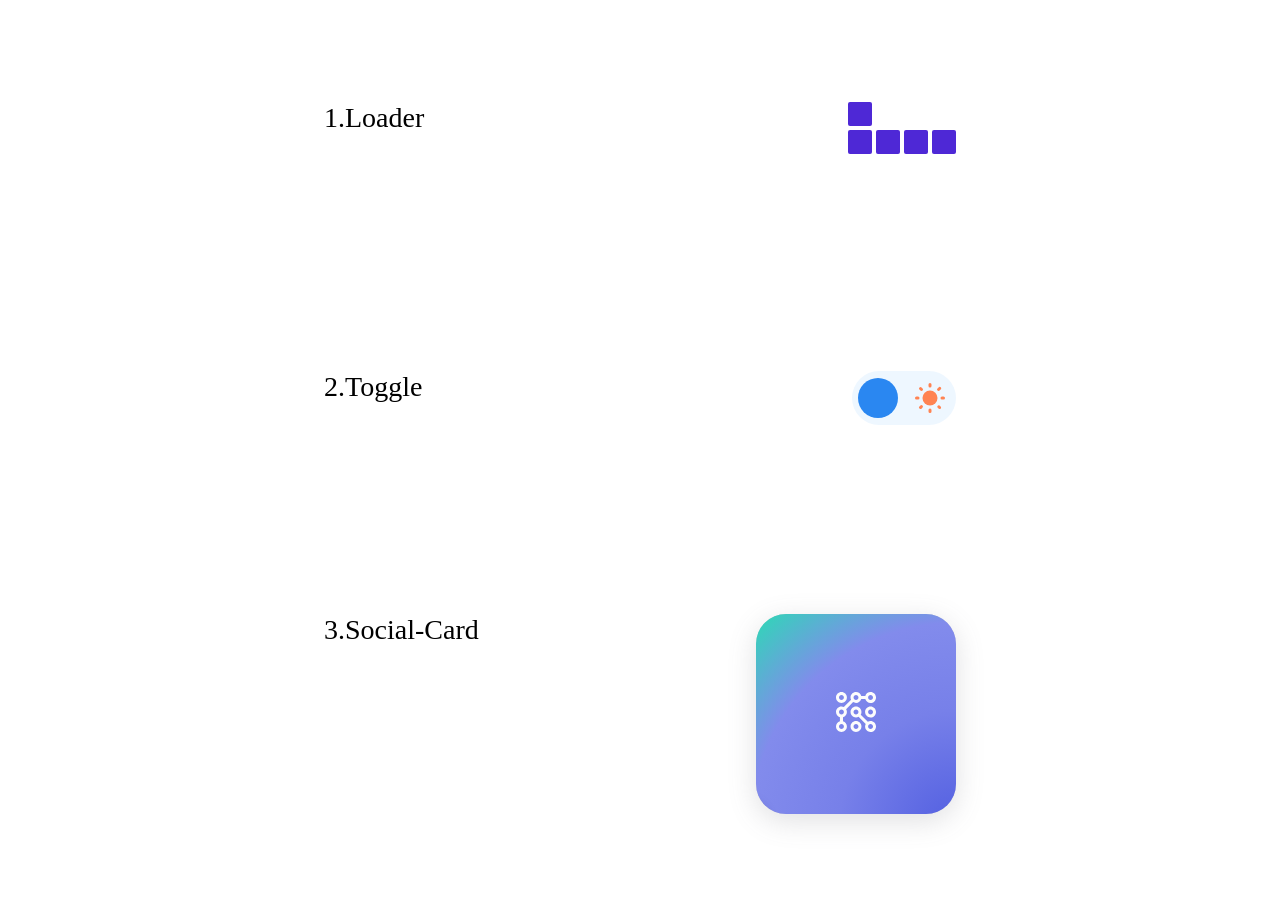
<file: index.html>
<!DOCTYPE html>
<html lang="en">

<head>
    <meta charset="UTF-8">
    <meta name="viewport" content="width=device-width, initial-scale=1.0">
    <title>Document</title>
    <link rel="stylesheet" href="style.css">
</head>

<body>
    <div class="global-container">
        <!-- 1.Loader -->
        <div class="global-label">
            <label for="loader" style="font-size: 1.75rem;">1.Loader</label>
            <div id="loader" class="loader">
                <div id="box1"></div>
                <div id="box2"></div>
                <div id="box3"></div>
                <div id="box4"></div>
                <div id="box5"></div>
            </div>
        </div>
        <!-- 2.Toggle -->
        <div class="global-label">
            <label for="toggle" style="font-size: 1.75rem;">2.Toggle</label>
            <label class="switch">
                <span class="sun"><svg xmlns="http://www.w3.org/2000/svg" viewBox="0 0 24 24">
                        <g fill="#ff8352">
                            <circle r="5" cy="12" cx="12"></circle>
                            <path
                                d="m21 13h-1a1 1 0 0 1 0-2h1a1 1 0 0 1 0 2zm-17 0h-1a1 1 0 0 1 0-2h1a1 1 0 0 1 0 2zm13.66-5.66a1 1 0 0 1 -.66-.29 1 1 0 0 1 0-1.41l.71-.71a1 1 0 1 1 1.41 1.41l-.71.71a1 1 0 0 1 -.75.29zm-12.02 12.02a1 1 0 0 1 -.71-.29 1 1 0 0 1 0-1.41l.71-.66a1 1 0 0 1 1.41 1.41l-.71.71a1 1 0 0 1 -.7.24zm6.36-14.36a1 1 0 0 1 -1-1v-1a1 1 0 0 1 2 0v1a1 1 0 0 1 -1 1zm0 17a1 1 0 0 1 -1-1v-1a1 1 0 0 1 2 0v1a1 1 0 0 1 -1 1zm-5.66-14.66a1 1 0 0 1 -.7-.29l-.71-.71a1 1 0 0 1 1.41-1.41l.71.71a1 1 0 0 1 0 1.41 1 1 0 0 1 -.71.29zm12.02 12.02a1 1 0 0 1 -.7-.29l-.66-.71a1 1 0 0 1 1.36-1.36l.71.71a1 1 0 0 1 0 1.41 1 1 0 0 1 -.71.24z">
                            </path>
                        </g>
                    </svg></span>
                <span class="moon"><svg xmlns="http://www.w3.org/2000/svg" viewBox="0 0 384 512">
                        <path
                            d="m223.5 32c-123.5 0-223.5 100.3-223.5 224s100 224 223.5 224c60.6 0 115.5-24.2 155.8-63.4 5-4.9 6.3-12.5 3.1-18.7s-10.1-9.7-17-8.5c-9.8 1.7-19.8 2.6-30.1 2.6-96.9 0-175.5-78.8-175.5-176 0-65.8 36-123.1 89.3-153.3 6.1-3.5 9.2-10.5 7.7-17.3s-7.3-11.9-14.3-12.5c-6.3-.5-12.6-.8-19-.8z">
                        </path>
                    </svg></span>
                <input type="checkbox" class="input">
                <span class="slider"></span>
            </label>
        </div>
        <!-- 3.Social-Card -->
        <div class="global-label">
            <label for="social-card" style="font-size: 1.75rem;">3.Social-Card</label>
            <div class="card">
                <div class="background">
                </div>
                <div class="logo">
                    <svg width="40" height="40" viewBox="0 0 30 30" fill="none" xmlns="http://www.w3.org/2000/svg">
                        <path fill-rule="evenodd" clip-rule="evenodd"
                            d="M8.18887 25.9056C8.18887 24.0418 6.94359 22.4689 5.23967 21.9734V18.9312C6.94359 18.4357 8.18887 16.8628 8.18887 14.999C8.18887 14.2143 7.96812 13.4812 7.58532 12.8583L12.8589 7.58466C13.4821 7.96793 14.2157 8.18898 15.001 8.18898C16.8648 8.18898 18.4377 6.94365 18.9331 5.23967H21.9753C22.4707 6.94365 24.0437 8.18898 25.9075 8.18898C28.1688 8.18898 30.0019 6.35584 30.0019 4.09455C30.0019 1.83325 28.1688 0.000106812 25.9075 0.000106812C24.0435 0.000106812 22.4704 1.24567 21.9752 2.94989H18.9332C18.438 1.24567 16.8649 0.000106812 15.001 0.000106812C12.7397 0.000106812 10.9065 1.83325 10.9065 4.09455C10.9065 4.7373 11.0546 5.34547 11.3186 5.88677L5.88802 11.3173C5.34638 11.053 4.73773 10.9046 4.09444 10.9046C1.83314 10.9046 0 12.7377 0 14.999C0 16.8631 1.24562 18.4362 2.94989 18.9314V21.9732C1.24562 22.4684 0 24.0415 0 25.9056C0 28.1669 1.83314 30 4.09444 30C6.35573 30 8.18887 28.1669 8.18887 25.9056ZM2.25194 25.9056C2.25194 24.888 3.07685 24.0631 4.09444 24.0631C5.11202 24.0631 5.93693 24.888 5.93693 25.9056C5.93693 26.9231 5.11202 27.7481 4.09444 27.7481C3.07685 27.7481 2.25194 26.9231 2.25194 25.9056ZM19.0954 25.9056C19.0954 23.6443 17.2623 21.8111 15.001 21.8111C12.7397 21.8111 10.9065 23.6443 10.9065 25.9056C10.9065 28.1669 12.7397 30 15.001 30C17.2623 30 19.0954 28.1669 19.0954 25.9056ZM13.1585 25.9056C13.1585 24.888 13.9834 24.0631 15.001 24.0631C16.0185 24.0631 16.8435 24.888 16.8435 25.9056C16.8435 26.9231 16.0185 27.7481 15.001 27.7481C13.9834 27.7481 13.1585 26.9231 13.1585 25.9056ZM25.9075 21.8111C28.1688 21.8111 30.0019 23.6443 30.0019 25.9056C30.0019 28.1669 28.1688 30 25.9075 30C23.6462 30 21.813 28.1669 21.813 25.9056C21.813 25.2159 21.9835 24.5661 22.2847 23.996L16.9105 18.6219C16.3404 18.923 15.6906 19.0935 15.001 19.0935C12.7397 19.0935 10.9065 17.2603 10.9065 14.999C10.9065 12.7377 12.7397 10.9046 15.001 10.9046C17.2623 10.9046 19.0954 12.7377 19.0954 14.999C19.0954 15.7381 18.8996 16.4315 18.557 17.0301L23.8765 22.3496C24.475 22.007 25.1684 21.8111 25.9075 21.8111ZM25.9075 24.0631C24.8899 24.0631 24.065 24.888 24.065 25.9056C24.065 26.9231 24.8899 27.7481 25.9075 27.7481C26.9251 27.7481 27.75 26.9231 27.75 25.9056C27.75 24.888 26.9251 24.0631 25.9075 24.0631ZM2.25194 14.999C2.25194 13.9815 3.07685 13.1565 4.09444 13.1565C5.11202 13.1565 5.93693 13.9815 5.93693 14.999C5.93693 16.0166 5.11202 16.8415 4.09444 16.8415C3.07685 16.8415 2.25194 16.0166 2.25194 14.999ZM15.001 13.1565C13.9834 13.1565 13.1585 13.9815 13.1585 14.999C13.1585 16.0166 13.9834 16.8415 15.001 16.8415C16.0185 16.8415 16.8435 16.0166 16.8435 14.999C16.8435 13.9815 16.0185 13.1565 15.001 13.1565ZM30.0019 14.999C30.0019 12.7377 28.1688 10.9046 25.9075 10.9046C23.6462 10.9046 21.813 12.7377 21.813 14.999C21.813 17.2603 23.6462 19.0935 25.9075 19.0935C28.1688 19.0935 30.0019 17.2603 30.0019 14.999ZM24.065 14.999C24.065 13.9815 24.8899 13.1565 25.9075 13.1565C26.9251 13.1565 27.75 13.9815 27.75 14.999C27.75 16.0166 26.9251 16.8415 25.9075 16.8415C24.8899 16.8415 24.065 16.0166 24.065 14.999ZM4.09444 0.000106812C6.35573 0.000106812 8.18887 1.83325 8.18887 4.09455C8.18887 6.35584 6.35573 8.18898 4.09444 8.18898C1.83314 8.18898 0 6.35584 0 4.09455C0 1.83325 1.83314 0.000106812 4.09444 0.000106812ZM4.09444 2.25205C3.07685 2.25205 2.25194 3.07696 2.25194 4.09455C2.25194 5.11213 3.07685 5.93704 4.09444 5.93704C5.11202 5.93704 5.93693 5.11213 5.93693 4.09455C5.93693 3.07696 5.11202 2.25205 4.09444 2.25205ZM13.1585 4.09455C13.1585 3.07696 13.9834 2.25205 15.001 2.25205C16.0185 2.25205 16.8435 3.07696 16.8435 4.09455C16.8435 5.11213 16.0185 5.93704 15.001 5.93704C13.9834 5.93704 13.1585 5.11213 13.1585 4.09455ZM25.9075 2.25205C24.8899 2.25205 24.065 3.07696 24.065 4.09455C24.065 5.11213 24.8899 5.93704 25.9075 5.93704C26.9251 5.93704 27.75 5.11213 27.75 4.09455C27.75 3.07696 26.9251 2.25205 25.9075 2.25205Z"
                            fill="#FCFCFC" />
                    </svg>
                </div>
                <div class="box box1"><span class="icon"><svg viewBox="0 0 30 30" xmlns="http://www.w3.org/2000/svg"
                            class="svg">
                            <path
                                d="M 9.9980469 3 C 6.1390469 3 3 6.1419531 3 10.001953 L 3 20.001953 C 3 23.860953 6.1419531 27 10.001953 27 L 20.001953 27 C 23.860953 27 27 23.858047 27 19.998047 L 27 9.9980469 C 27 6.1390469 23.858047 3 19.998047 3 L 9.9980469 3 z M 22 7 C 22.552 7 23 7.448 23 8 C 23 8.552 22.552 9 22 9 C 21.448 9 21 8.552 21 8 C 21 7.448 21.448 7 22 7 z M 15 9 C 18.309 9 21 11.691 21 15 C 21 18.309 18.309 21 15 21 C 11.691 21 9 18.309 9 15 C 9 11.691 11.691 9 15 9 z M 15 11 A 4 4 0 0 0 11 15 A 4 4 0 0 0 15 19 A 4 4 0 0 0 19 15 A 4 4 0 0 0 15 11 z">
                            </path>
                        </svg></span></div>
                <div class="box box2"> <span class="icon"><svg viewBox="0 0 512 512" xmlns="http://www.w3.org/2000/svg"
                            class="svg">
                            <path
                                d="M459.37 151.716c.325 4.548.325 9.097.325 13.645 0 138.72-105.583 298.558-298.558 298.558-59.452 0-114.68-17.219-161.137-47.106 8.447.974 16.568 1.299 25.34 1.299 49.055 0 94.213-16.568 130.274-44.832-46.132-.975-84.792-31.188-98.112-72.772 6.498.974 12.995 1.624 19.818 1.624 9.421 0 18.843-1.3 27.614-3.573-48.081-9.747-84.143-51.98-84.143-102.985v-1.299c13.969 7.797 30.214 12.67 47.431 13.319-28.264-18.843-46.781-51.005-46.781-87.391 0-19.492 5.197-37.36 14.294-52.954 51.655 63.675 129.3 105.258 216.365 109.807-1.624-7.797-2.599-15.918-2.599-24.04 0-57.828 46.782-104.934 104.934-104.934 30.213 0 57.502 12.67 76.67 33.137 23.715-4.548 46.456-13.32 66.599-25.34-7.798 24.366-24.366 44.833-46.132 57.827 21.117-2.273 41.584-8.122 60.426-16.243-14.292 20.791-32.161 39.308-52.628 54.253z">
                            </path>
                        </svg></span></div>
                <div class="box box3"><span class="icon"><svg viewBox="0 0 640 512" xmlns="http://www.w3.org/2000/svg"
                            class="svg">
                            <path
                                d="M524.531,69.836a1.5,1.5,0,0,0-.764-.7A485.065,485.065,0,0,0,404.081,32.03a1.816,1.816,0,0,0-1.923.91,337.461,337.461,0,0,0-14.9,30.6,447.848,447.848,0,0,0-134.426,0,309.541,309.541,0,0,0-15.135-30.6,1.89,1.89,0,0,0-1.924-.91A483.689,483.689,0,0,0,116.085,69.137a1.712,1.712,0,0,0-.788.676C39.068,183.651,18.186,294.69,28.43,404.354a2.016,2.016,0,0,0,.765,1.375A487.666,487.666,0,0,0,176.02,479.918a1.9,1.9,0,0,0,2.063-.676A348.2,348.2,0,0,0,208.12,430.4a1.86,1.86,0,0,0-1.019-2.588,321.173,321.173,0,0,1-45.868-21.853,1.885,1.885,0,0,1-.185-3.126c3.082-2.309,6.166-4.711,9.109-7.137a1.819,1.819,0,0,1,1.9-.256c96.229,43.917,200.41,43.917,295.5,0a1.812,1.812,0,0,1,1.924.233c2.944,2.426,6.027,4.851,9.132,7.16a1.884,1.884,0,0,1-.162,3.126,301.407,301.407,0,0,1-45.89,21.83,1.875,1.875,0,0,0-1,2.611,391.055,391.055,0,0,0,30.014,48.815,1.864,1.864,0,0,0,2.063.7A486.048,486.048,0,0,0,610.7,405.729a1.882,1.882,0,0,0,.765-1.352C623.729,277.594,590.933,167.465,524.531,69.836ZM222.491,337.58c-28.972,0-52.844-26.587-52.844-59.239S193.056,219.1,222.491,219.1c29.665,0,53.306,26.82,52.843,59.239C275.334,310.993,251.924,337.58,222.491,337.58Zm195.38,0c-28.971,0-52.843-26.587-52.843-59.239S388.437,219.1,417.871,219.1c29.667,0,53.307,26.82,52.844,59.239C470.715,310.993,447.538,337.58,417.871,337.58Z">
                            </path>
                        </svg></span></div>
                <div class="box box4"></div>
            </div>
        </div>
    </div>

</body>

</html>
</file>
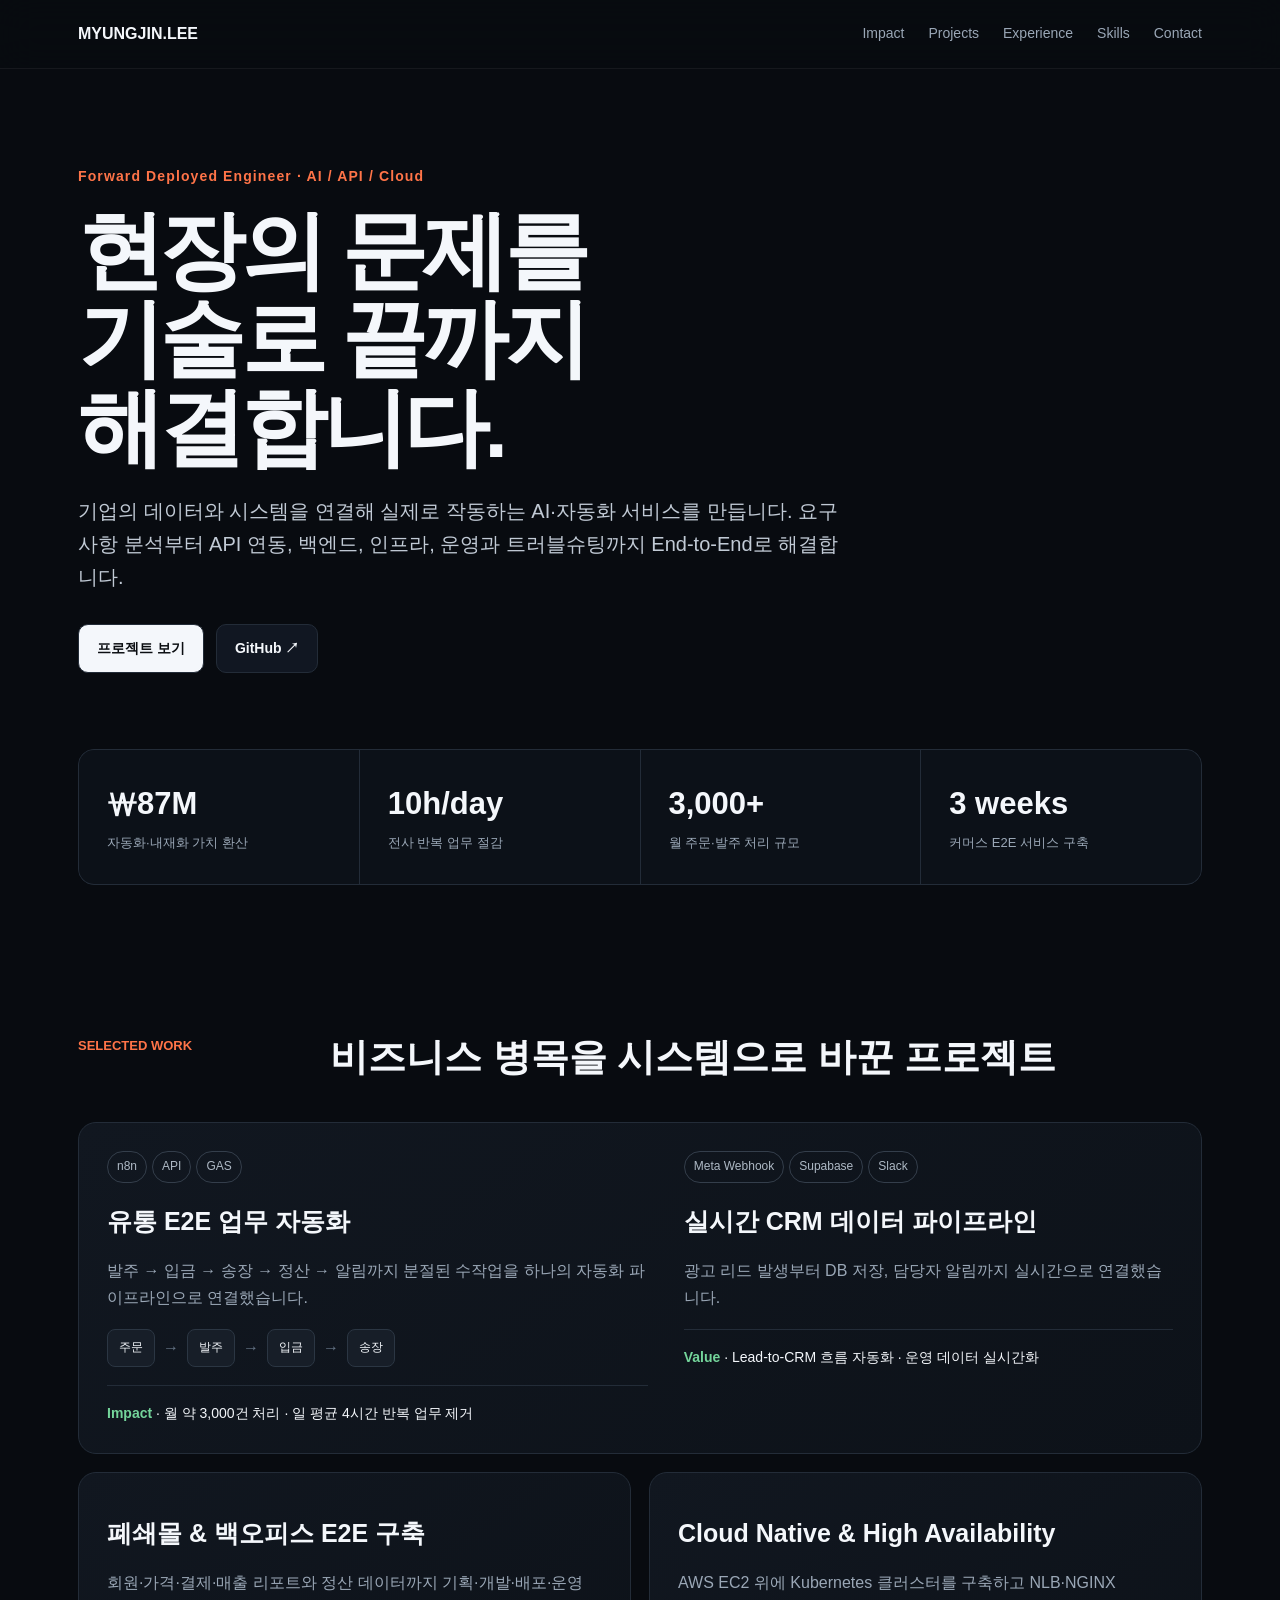
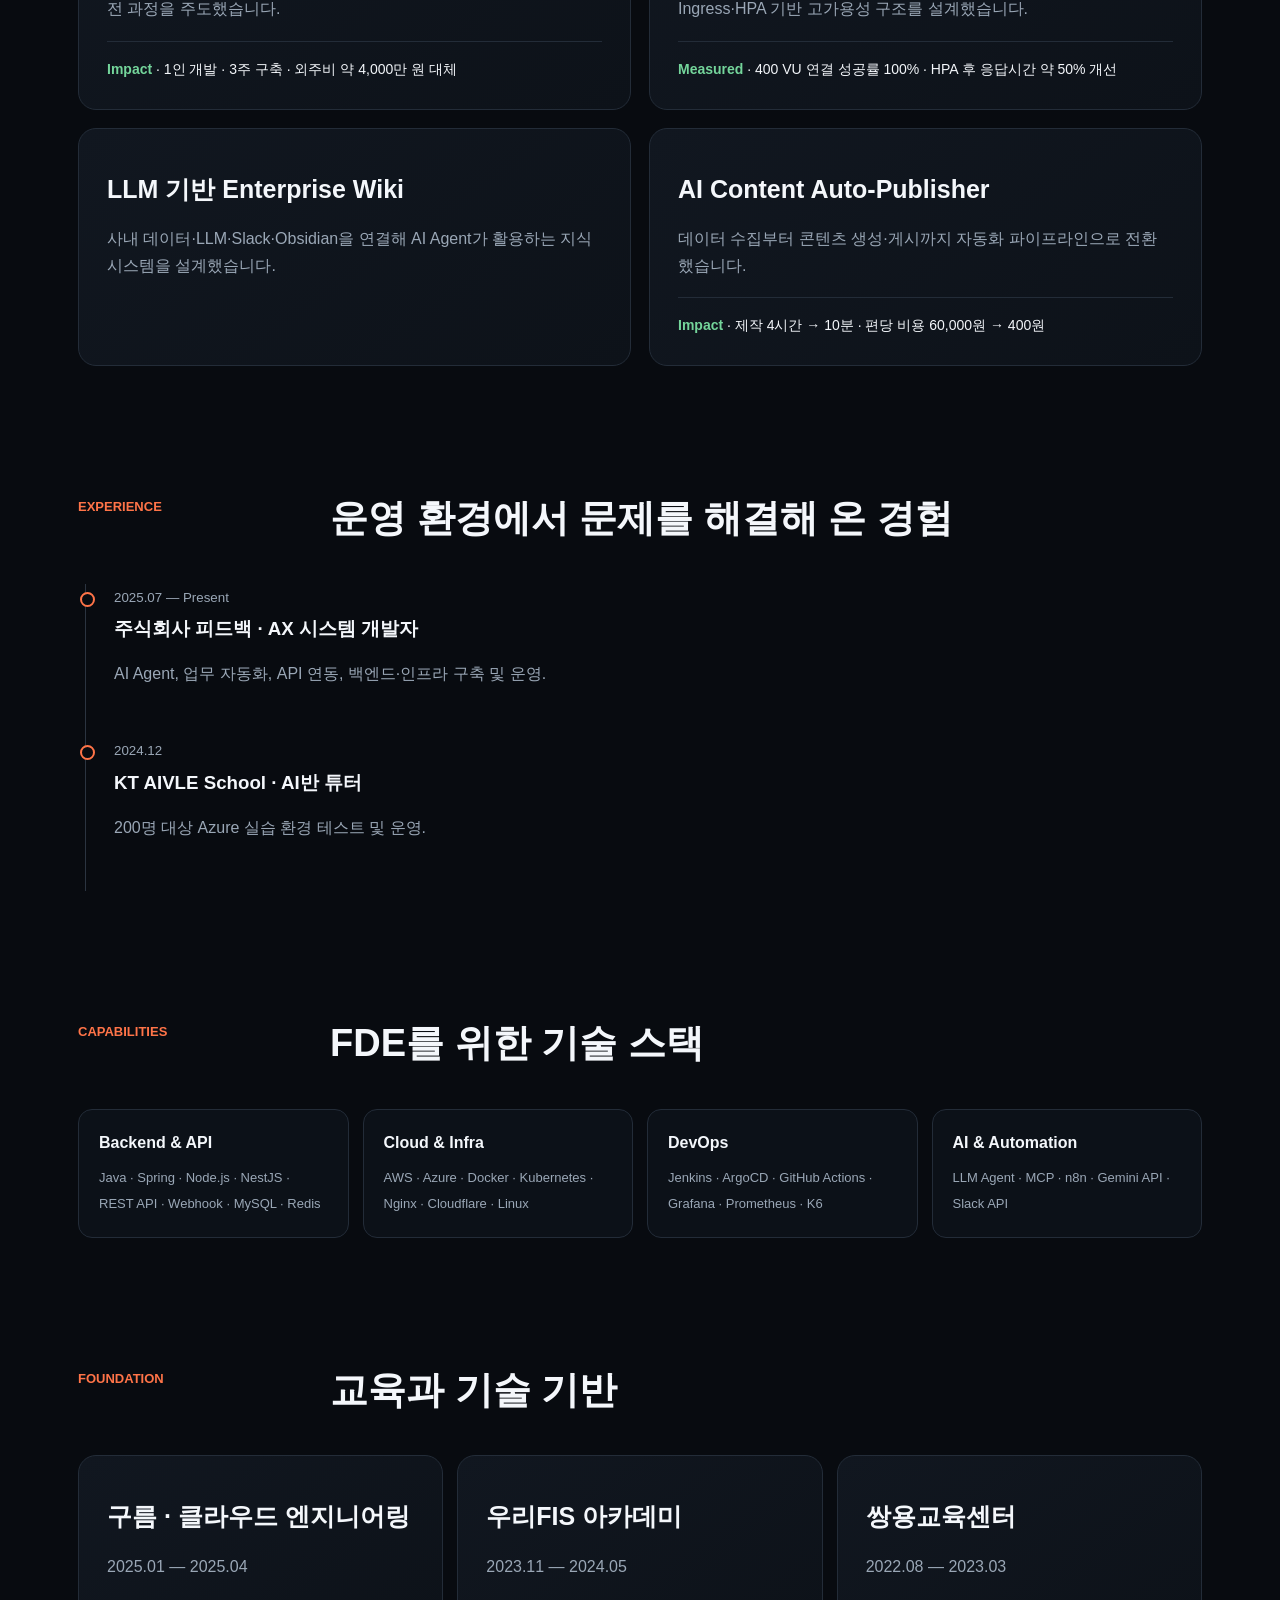
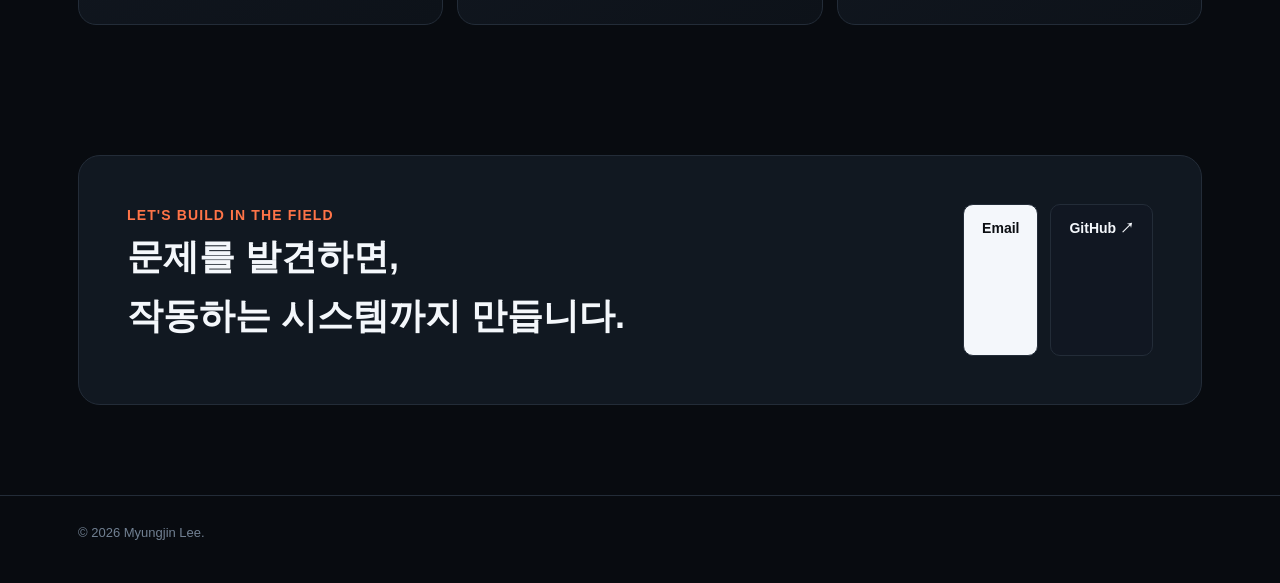
<file: docs/index.html>
<!doctype html>
<html lang="ko"><head><meta charset="utf-8"><meta name="viewport" content="width=device-width,initial-scale=1"><meta name="description" content="이명진 | FDE · AI Automation · Cloud Infrastructure Portfolio"><title>이명진 | FDE Portfolio</title><style>:root{--bg:#080b10;--panel:#10151d;--panel2:#0c1118;--line:#232c38;--text:#f4f7fb;--muted:#9aa7b6;--accent:#ff7448;--green:#74d59b;--max:1180px}*{box-sizing:border-box}html{scroll-behavior:smooth}body{margin:0;background:var(--bg);color:var(--text);font-family:Inter,Pretendard,-apple-system,BlinkMacSystemFont,"Segoe UI",sans-serif;line-height:1.65}a{color:inherit;text-decoration:none}.wrap{max-width:var(--max);margin:auto;padding:0 28px}nav{position:sticky;top:0;z-index:20;background:rgba(8,11,16,.82);backdrop-filter:blur(18px);border-bottom:1px solid rgba(255,255,255,.06)}.nav{height:68px;display:flex;align-items:center;justify-content:space-between}.brand{font-weight:800}.navlinks{display:flex;gap:24px;color:var(--muted);font-size:14px}.hero{min-height:680px;display:grid;align-items:center;padding:90px 0 70px}.eyebrow{color:var(--accent);font-weight:700;font-size:14px;letter-spacing:.08em}h1{font-size:clamp(48px,7vw,86px);line-height:1.03;letter-spacing:-.055em;margin:18px 0 24px}.hero p{font-size:20px;color:#c1cad5;max-width:780px;margin:0 0 30px}.actions{display:flex;gap:12px;flex-wrap:wrap}.btn{display:inline-flex;padding:12px 18px;border:1px solid var(--line);border-radius:10px;font-weight:700;font-size:14px;background:#111722}.btn.primary{background:var(--text);color:#0b0e12}.metrics{display:grid;grid-template-columns:repeat(4,1fr);gap:1px;background:var(--line);border:1px solid var(--line);border-radius:16px;overflow:hidden;margin-bottom:110px}.metric{background:var(--panel2);padding:28px}.metric strong{display:block;font-size:31px}.metric span{color:var(--muted);font-size:13px}section{padding:40px 0 90px}.section-head{display:grid;grid-template-columns:220px 1fr;gap:32px;margin-bottom:42px}.section-kicker{color:var(--accent);font-weight:800;font-size:13px}.section-title{font-size:38px;line-height:1.2;margin:0}.projects{display:grid;grid-template-columns:repeat(2,1fr);gap:18px}.card{background:linear-gradient(145deg,#111720,#0d1219);border:1px solid var(--line);border-radius:18px;padding:28px}.card.featured{grid-column:span 2;display:grid;grid-template-columns:1.05fr .95fr;gap:36px}.tag{display:inline-block;border:1px solid #343e4b;border-radius:999px;padding:5px 9px;color:#aeb9c5;font-size:12px;margin:0 5px 6px 0}.card h3{font-size:25px;margin:12px 0 10px}.card p{color:var(--muted)}.result{font-size:14px;border-top:1px solid var(--line);padding-top:16px;margin-top:18px}.result b{color:var(--green)}.flow{display:flex;align-items:center;flex-wrap:wrap;gap:8px;margin:18px 0}.node{padding:8px 11px;border-radius:8px;background:#171e28;border:1px solid #2b3643;font-size:12px}.arrow{color:#667587}.timeline{border-left:1px solid #2b3440;margin-left:7px}.item{position:relative;padding:0 0 34px 28px}.item:before{content:"";position:absolute;left:-6px;top:8px;width:11px;height:11px;border-radius:50%;background:var(--bg);border:2px solid var(--accent)}.item small,.item p{color:var(--muted)}.item h3{margin:4px 0}.skills{display:grid;grid-template-columns:repeat(4,1fr);gap:14px}.skill{padding:20px;border:1px solid var(--line);border-radius:14px;background:var(--panel2)}.skill b{display:block;margin-bottom:8px}.skill span{font-size:13px;color:var(--muted)}.edu{display:grid;grid-template-columns:repeat(3,1fr);gap:14px}.contactbox{border:1px solid var(--line);border-radius:22px;padding:48px;background:#111821;display:flex;justify-content:space-between;gap:30px}.contactbox h2{font-size:36px;margin:0 0 10px}footer{border-top:1px solid var(--line);padding:26px 0 40px;color:#718092;font-size:13px}@media(max-width:850px){.navlinks{display:none}.metrics{grid-template-columns:repeat(2,1fr)}.section-head{grid-template-columns:1fr}.projects{grid-template-columns:1fr}.card.featured{grid-column:auto;grid-template-columns:1fr}.skills,.edu{grid-template-columns:1fr 1fr}.contactbox{flex-direction:column}}@media(max-width:520px){.wrap{padding:0 18px}.metrics,.skills,.edu{grid-template-columns:1fr}}</style></head><body><nav><div class="wrap nav"><a class="brand" href="#">MYUNGJIN.LEE</a><div class="navlinks"><a href="#impact">Impact</a><a href="#projects">Projects</a><a href="#experience">Experience</a><a href="#skills">Skills</a><a href="#contact">Contact</a></div></div></nav><main class="wrap"><section class="hero"><div><div class="eyebrow">Forward Deployed Engineer · AI / API / Cloud</div><h1>현장의 문제를<br>기술로 끝까지<br>해결합니다.</h1><p>기업의 데이터와 시스템을 연결해 실제로 작동하는 AI·자동화 서비스를 만듭니다. 요구사항 분석부터 API 연동, 백엔드, 인프라, 운영과 트러블슈팅까지 End-to-End로 해결합니다.</p><div class="actions"><a class="btn primary" href="#projects">프로젝트 보기</a><a class="btn" href="https://github.com/MJLee39">GitHub ↗</a></div></div></section><div class="metrics" id="impact"><div class="metric"><strong>₩87M</strong><span>자동화·내재화 가치 환산</span></div><div class="metric"><strong>10h/day</strong><span>전사 반복 업무 절감</span></div><div class="metric"><strong>3,000+</strong><span>월 주문·발주 처리 규모</span></div><div class="metric"><strong>3 weeks</strong><span>커머스 E2E 서비스 구축</span></div></div><section id="projects"><div class="section-head"><div class="section-kicker">SELECTED WORK</div><h2 class="section-title">비즈니스 병목을 시스템으로 바꾼 프로젝트</h2></div><div class="projects"><article class="card featured"><div><span class="tag">n8n</span><span class="tag">API</span><span class="tag">GAS</span><h3>유통 E2E 업무 자동화</h3><p>발주 → 입금 → 송장 → 정산 → 알림까지 분절된 수작업을 하나의 자동화 파이프라인으로 연결했습니다.</p><div class="flow"><span class="node">주문</span><span class="arrow">→</span><span class="node">발주</span><span class="arrow">→</span><span class="node">입금</span><span class="arrow">→</span><span class="node">송장</span></div><div class="result"><b>Impact</b> · 월 약 3,000건 처리 · 일 평균 4시간 반복 업무 제거</div></div><div><span class="tag">Meta Webhook</span><span class="tag">Supabase</span><span class="tag">Slack</span><h3>실시간 CRM 데이터 파이프라인</h3><p>광고 리드 발생부터 DB 저장, 담당자 알림까지 실시간으로 연결했습니다.</p><div class="result"><b>Value</b> · Lead-to-CRM 흐름 자동화 · 운영 데이터 실시간화</div></div></article><article class="card"><h3>폐쇄몰 & 백오피스 E2E 구축</h3><p>회원·가격·결제·매출 리포트와 정산 데이터까지 기획·개발·배포·운영 전 과정을 주도했습니다.</p><div class="result"><b>Impact</b> · 1인 개발 · 3주 구축 · 외주비 약 4,000만 원 대체</div></article><article class="card"><h3>Cloud Native & High Availability</h3><p>AWS EC2 위에 Kubernetes 클러스터를 구축하고 NLB·NGINX Ingress·HPA 기반 고가용성 구조를 설계했습니다.</p><div class="result"><b>Measured</b> · 400 VU 연결 성공률 100% · HPA 후 응답시간 약 50% 개선</div></article><article class="card"><h3>LLM 기반 Enterprise Wiki</h3><p>사내 데이터·LLM·Slack·Obsidian을 연결해 AI Agent가 활용하는 지식 시스템을 설계했습니다.</p></article><article class="card"><h3>AI Content Auto-Publisher</h3><p>데이터 수집부터 콘텐츠 생성·게시까지 자동화 파이프라인으로 전환했습니다.</p><div class="result"><b>Impact</b> · 제작 4시간 → 10분 · 편당 비용 60,000원 → 400원</div></article></div></section><section id="experience"><div class="section-head"><div class="section-kicker">EXPERIENCE</div><h2 class="section-title">운영 환경에서 문제를 해결해 온 경험</h2></div><div class="timeline"><div class="item"><small>2025.07 — Present</small><h3>주식회사 피드백 · AX 시스템 개발자</h3><p>AI Agent, 업무 자동화, API 연동, 백엔드·인프라 구축 및 운영.</p></div><div class="item"><small>2024.12</small><h3>KT AIVLE School · AI반 튜터</h3><p>200명 대상 Azure 실습 환경 테스트 및 운영.</p></div></div></section><section id="skills"><div class="section-head"><div class="section-kicker">CAPABILITIES</div><h2 class="section-title">FDE를 위한 기술 스택</h2></div><div class="skills"><div class="skill"><b>Backend & API</b><span>Java · Spring · Node.js · NestJS · REST API · Webhook · MySQL · Redis</span></div><div class="skill"><b>Cloud & Infra</b><span>AWS · Azure · Docker · Kubernetes · Nginx · Cloudflare · Linux</span></div><div class="skill"><b>DevOps</b><span>Jenkins · ArgoCD · GitHub Actions · Grafana · Prometheus · K6</span></div><div class="skill"><b>AI & Automation</b><span>LLM Agent · MCP · n8n · Gemini API · Slack API</span></div></div></section><section><div class="section-head"><div class="section-kicker">FOUNDATION</div><h2 class="section-title">교육과 기술 기반</h2></div><div class="edu"><article class="card"><h3>구름 · 클라우드 엔지니어링</h3><p>2025.01 — 2025.04</p></article><article class="card"><h3>우리FIS 아카데미</h3><p>2023.11 — 2024.05</p></article><article class="card"><h3>쌍용교육센터</h3><p>2022.08 — 2023.03</p></article></div></section><section id="contact"><div class="contactbox"><div><div class="eyebrow">LET'S BUILD IN THE FIELD</div><h2>문제를 발견하면,<br>작동하는 시스템까지 만듭니다.</h2></div><div class="actions"><a class="btn primary" href="mailto:dlsdjdmlqlc3@naver.com">Email</a><a class="btn" href="https://github.com/MJLee39">GitHub ↗</a></div></div></section></main><footer><div class="wrap">© 2026 Myungjin Lee.</div></footer></body></html>
</file>
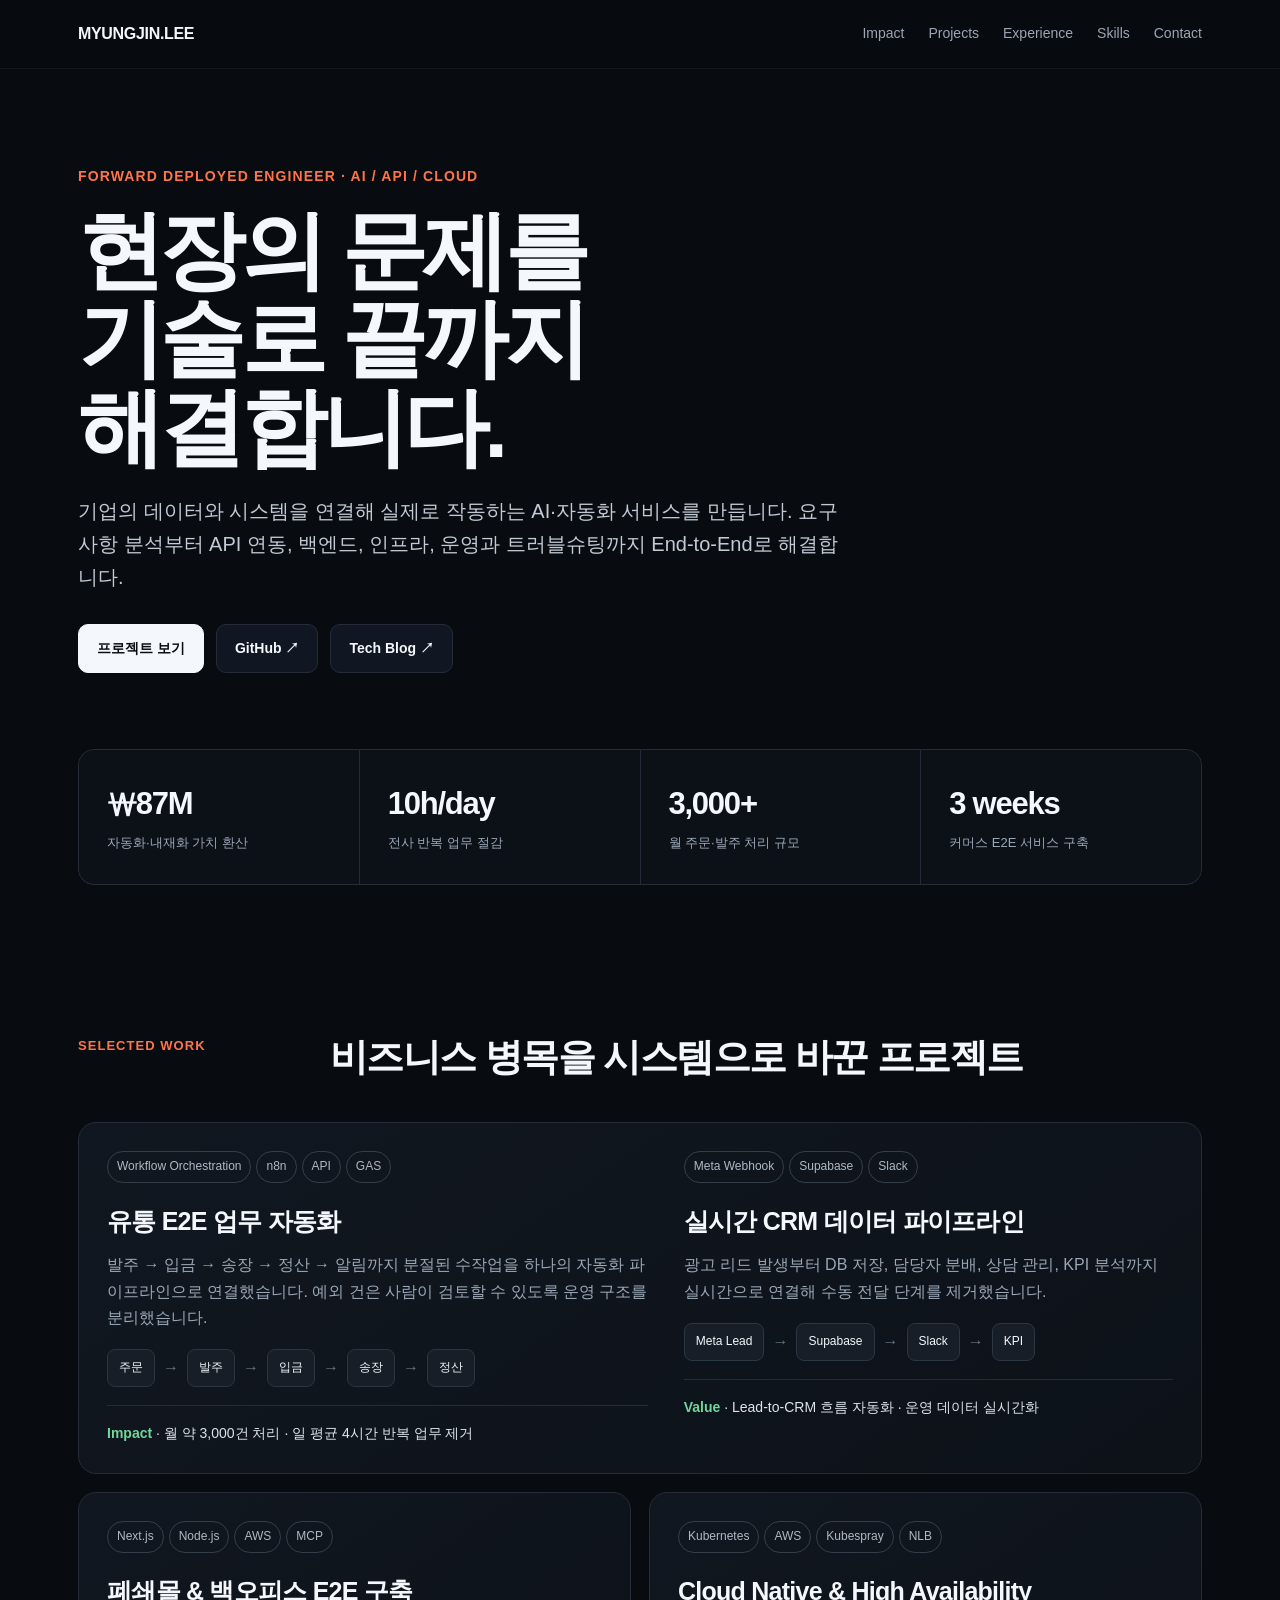
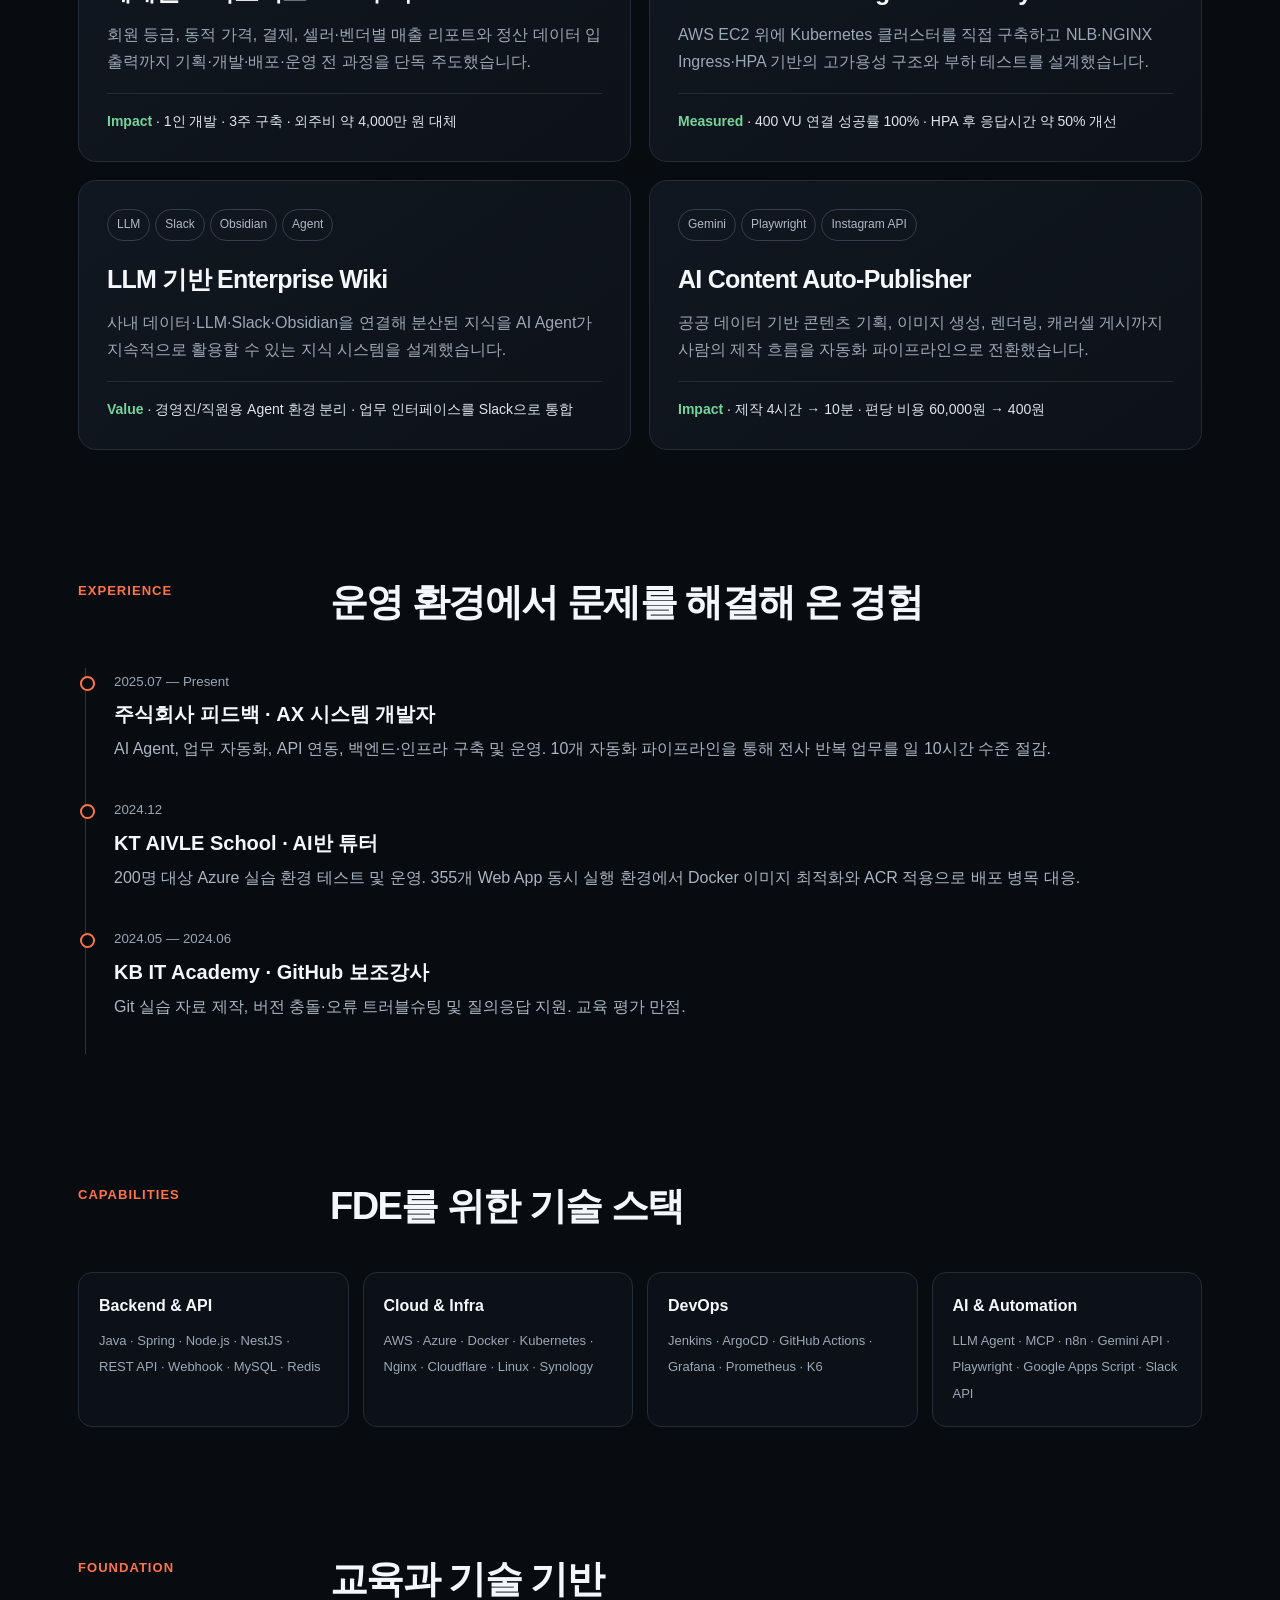
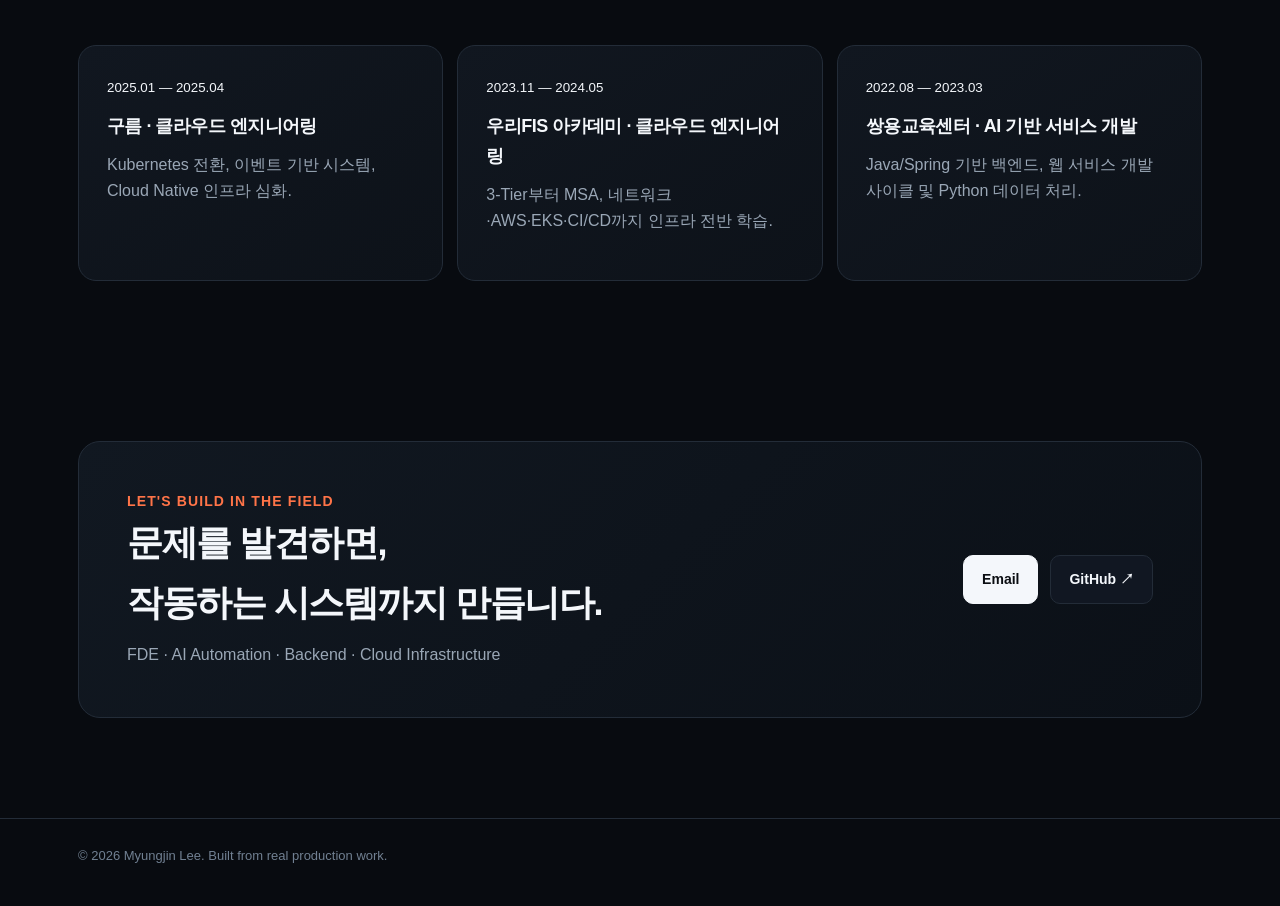
<file: portfolio/index.html>
<!doctype html>
<html lang="ko"><head><meta charset="utf-8"><meta name="viewport" content="width=device-width,initial-scale=1"><meta name="description" content="이명진 | FDE · AI Automation · Cloud Infrastructure Portfolio"><title>이명진 | FDE Portfolio</title><style>:root{--bg:#080b10;--panel:#10151d;--panel2:#0c1118;--line:#232c38;--text:#f4f7fb;--muted:#9aa7b6;--accent:#ff7448;--green:#74d59b;--max:1180px}*{box-sizing:border-box}html{scroll-behavior:smooth}body{margin:0;background:var(--bg);color:var(--text);font-family:Inter,Pretendard,-apple-system,BlinkMacSystemFont,"Segoe UI",sans-serif;line-height:1.65}a{color:inherit;text-decoration:none}.wrap{max-width:var(--max);margin:auto;padding:0 28px}nav{position:sticky;top:0;z-index:20;background:rgba(8,11,16,.82);backdrop-filter:blur(18px);border-bottom:1px solid rgba(255,255,255,.06)}.nav{height:68px;display:flex;align-items:center;justify-content:space-between}.brand{font-weight:800;letter-spacing:-.02em}.navlinks{display:flex;gap:24px;color:var(--muted);font-size:14px}.navlinks a:hover{color:white}.hero{min-height:680px;display:grid;grid-template-columns:1fr;align-items:center;padding:90px 0 70px}.eyebrow{color:var(--accent);font-weight:700;font-size:14px;letter-spacing:.08em;text-transform:uppercase}h1{font-size:clamp(48px,7vw,86px);line-height:1.03;letter-spacing:-.055em;margin:18px 0 24px}.hero p{font-size:20px;color:#c1cad5;max-width:780px;margin:0 0 30px}.actions{display:flex;gap:12px;flex-wrap:wrap}.btn{display:inline-flex;align-items:center;justify-content:center;padding:12px 18px;border:1px solid var(--line);border-radius:10px;font-weight:700;font-size:14px;background:#111722}.btn.primary{background:var(--text);color:#0b0e12;border-color:var(--text)}.metrics{display:grid;grid-template-columns:repeat(4,1fr);gap:1px;background:var(--line);border:1px solid var(--line);border-radius:16px;overflow:hidden;margin-bottom:110px}.metric{background:var(--panel2);padding:28px}.metric strong{display:block;font-size:31px;letter-spacing:-.04em}.metric span{color:var(--muted);font-size:13px}section{padding:40px 0 90px}.section-head{display:grid;grid-template-columns:220px 1fr;gap:32px;margin-bottom:42px}.section-kicker{color:var(--accent);font-weight:800;font-size:13px;letter-spacing:.08em}.section-title{font-size:38px;line-height:1.2;letter-spacing:-.04em;margin:0}.projects{display:grid;grid-template-columns:repeat(2,1fr);gap:18px}.card{background:linear-gradient(145deg,#111720,#0d1219);border:1px solid var(--line);border-radius:18px;padding:28px;transition:.25s}.card:hover{transform:translateY(-3px);border-color:#3b4655}.card.featured{grid-column:span 2;display:grid;grid-template-columns:1.05fr .95fr;gap:36px}.tag{display:inline-block;border:1px solid #343e4b;border-radius:999px;padding:5px 9px;color:#aeb9c5;font-size:12px;margin:0 5px 6px 0}.card h3{font-size:25px;letter-spacing:-.03em;margin:12px 0 10px}.card p{color:var(--muted);margin:0 0 18px}.result{font-size:14px;color:#dce4ed;border-top:1px solid var(--line);padding-top:16px;margin-top:18px}.result b{color:var(--green)}.flow{display:flex;align-items:center;flex-wrap:wrap;gap:8px;margin:18px 0}.node{padding:8px 11px;border-radius:8px;background:#171e28;border:1px solid #2b3643;font-size:12px}.arrow{color:#667587}.timeline{border-left:1px solid #2b3440;margin-left:7px}.item{position:relative;padding:0 0 34px 28px}.item:before{content:"";position:absolute;left:-6px;top:8px;width:11px;height:11px;border-radius:50%;background:var(--bg);border:2px solid var(--accent)}.item small{color:var(--muted)}.item h3{margin:4px 0 5px;font-size:20px}.item p{margin:0;color:#aab5c1}.skills{display:grid;grid-template-columns:repeat(4,1fr);gap:14px}.skill{padding:20px;border:1px solid var(--line);border-radius:14px;background:var(--panel2)}.skill b{display:block;margin-bottom:8px}.skill span{font-size:13px;color:var(--muted)}.edu{display:grid;grid-template-columns:repeat(3,1fr);gap:14px}.edu .card h3{font-size:18px}.contact{padding:70px 0 100px}.contactbox{border:1px solid var(--line);border-radius:22px;padding:48px;background:linear-gradient(135deg,#111821,#0b1017);display:flex;justify-content:space-between;align-items:center;gap:30px}.contactbox h2{font-size:36px;letter-spacing:-.04em;margin:0 0 10px}.contactbox p{color:var(--muted);margin:0}footer{border-top:1px solid var(--line);padding:26px 0 40px;color:#718092;font-size:13px}@media(max-width:850px){.navlinks{display:none}.hero{padding-top:60px}.metrics{grid-template-columns:repeat(2,1fr)}.section-head{grid-template-columns:1fr;gap:8px}.projects{grid-template-columns:1fr}.card.featured{grid-column:auto;grid-template-columns:1fr}.skills,.edu{grid-template-columns:1fr 1fr}.contactbox{align-items:flex-start;flex-direction:column}}@media(max-width:520px){.wrap{padding:0 18px}h1{font-size:46px}.hero p{font-size:17px}.metrics,.skills,.edu{grid-template-columns:1fr}}</style></head><body><nav><div class="wrap nav"><a class="brand" href="#">MYUNGJIN.LEE</a><div class="navlinks"><a href="#impact">Impact</a><a href="#projects">Projects</a><a href="#experience">Experience</a><a href="#skills">Skills</a><a href="#contact">Contact</a></div></div></nav><main class="wrap"><section class="hero"><div><div class="eyebrow">Forward Deployed Engineer · AI / API / Cloud</div><h1>현장의 문제를<br>기술로 끝까지<br>해결합니다.</h1><p>기업의 데이터와 시스템을 연결해 실제로 작동하는 AI·자동화 서비스를 만듭니다. 요구사항 분석부터 API 연동, 백엔드, 인프라, 운영과 트러블슈팅까지 End-to-End로 해결합니다.</p><div class="actions"><a class="btn primary" href="#projects">프로젝트 보기</a><a class="btn" href="https://github.com/MJLee39" target="_blank">GitHub ↗</a><a class="btn" href="https://developbymay.tistory.com" target="_blank">Tech Blog ↗</a></div></div></section><div class="metrics" id="impact"><div class="metric"><strong>₩87M</strong><span>자동화·내재화 가치 환산</span></div><div class="metric"><strong>10h/day</strong><span>전사 반복 업무 절감</span></div><div class="metric"><strong>3,000+</strong><span>월 주문·발주 처리 규모</span></div><div class="metric"><strong>3 weeks</strong><span>커머스 E2E 서비스 구축</span></div></div><section id="projects"><div class="section-head"><div class="section-kicker">SELECTED WORK</div><h2 class="section-title">비즈니스 병목을 시스템으로 바꾼 프로젝트</h2></div><div class="projects"><article class="card featured"><div><span class="tag">Workflow Orchestration</span><span class="tag">n8n</span><span class="tag">API</span><span class="tag">GAS</span><h3>유통 E2E 업무 자동화</h3><p>발주 → 입금 → 송장 → 정산 → 알림까지 분절된 수작업을 하나의 자동화 파이프라인으로 연결했습니다. 예외 건은 사람이 검토할 수 있도록 운영 구조를 분리했습니다.</p><div class="flow"><span class="node">주문</span><span class="arrow">→</span><span class="node">발주</span><span class="arrow">→</span><span class="node">입금</span><span class="arrow">→</span><span class="node">송장</span><span class="arrow">→</span><span class="node">정산</span></div><div class="result"><b>Impact</b> · 월 약 3,000건 처리 · 일 평균 4시간 반복 업무 제거</div></div><div><span class="tag">Meta Webhook</span><span class="tag">Supabase</span><span class="tag">Slack</span><h3>실시간 CRM 데이터 파이프라인</h3><p>광고 리드 발생부터 DB 저장, 담당자 분배, 상담 관리, KPI 분석까지 실시간으로 연결해 수동 전달 단계를 제거했습니다.</p><div class="flow"><span class="node">Meta Lead</span><span class="arrow">→</span><span class="node">Supabase</span><span class="arrow">→</span><span class="node">Slack</span><span class="arrow">→</span><span class="node">KPI</span></div><div class="result"><b>Value</b> · Lead-to-CRM 흐름 자동화 · 운영 데이터 실시간화</div></div></article><article class="card"><span class="tag">Next.js</span><span class="tag">Node.js</span><span class="tag">AWS</span><span class="tag">MCP</span><h3>폐쇄몰 & 백오피스 E2E 구축</h3><p>회원 등급, 동적 가격, 결제, 셀러·벤더별 매출 리포트와 정산 데이터 입출력까지 기획·개발·배포·운영 전 과정을 단독 주도했습니다.</p><div class="result"><b>Impact</b> · 1인 개발 · 3주 구축 · 외주비 약 4,000만 원 대체</div></article><article class="card"><span class="tag">Kubernetes</span><span class="tag">AWS</span><span class="tag">Kubespray</span><span class="tag">NLB</span><h3>Cloud Native & High Availability</h3><p>AWS EC2 위에 Kubernetes 클러스터를 직접 구축하고 NLB·NGINX Ingress·HPA 기반의 고가용성 구조와 부하 테스트를 설계했습니다.</p><div class="result"><b>Measured</b> · 400 VU 연결 성공률 100% · HPA 후 응답시간 약 50% 개선</div></article><article class="card"><span class="tag">LLM</span><span class="tag">Slack</span><span class="tag">Obsidian</span><span class="tag">Agent</span><h3>LLM 기반 Enterprise Wiki</h3><p>사내 데이터·LLM·Slack·Obsidian을 연결해 분산된 지식을 AI Agent가 지속적으로 활용할 수 있는 지식 시스템을 설계했습니다.</p><div class="result"><b>Value</b> · 경영진/직원용 Agent 환경 분리 · 업무 인터페이스를 Slack으로 통합</div></article><article class="card"><span class="tag">Gemini</span><span class="tag">Playwright</span><span class="tag">Instagram API</span><h3>AI Content Auto-Publisher</h3><p>공공 데이터 기반 콘텐츠 기획, 이미지 생성, 렌더링, 캐러셀 게시까지 사람의 제작 흐름을 자동화 파이프라인으로 전환했습니다.</p><div class="result"><b>Impact</b> · 제작 4시간 → 10분 · 편당 비용 60,000원 → 400원</div></article></div></section><section id="experience"><div class="section-head"><div class="section-kicker">EXPERIENCE</div><h2 class="section-title">운영 환경에서 문제를 해결해 온 경험</h2></div><div class="timeline"><div class="item"><small>2025.07 — Present</small><h3>주식회사 피드백 · AX 시스템 개발자</h3><p>AI Agent, 업무 자동화, API 연동, 백엔드·인프라 구축 및 운영. 10개 자동화 파이프라인을 통해 전사 반복 업무를 일 10시간 수준 절감.</p></div><div class="item"><small>2024.12</small><h3>KT AIVLE School · AI반 튜터</h3><p>200명 대상 Azure 실습 환경 테스트 및 운영. 355개 Web App 동시 실행 환경에서 Docker 이미지 최적화와 ACR 적용으로 배포 병목 대응.</p></div><div class="item"><small>2024.05 — 2024.06</small><h3>KB IT Academy · GitHub 보조강사</h3><p>Git 실습 자료 제작, 버전 충돌·오류 트러블슈팅 및 질의응답 지원. 교육 평가 만점.</p></div></div></section><section id="skills"><div class="section-head"><div class="section-kicker">CAPABILITIES</div><h2 class="section-title">FDE를 위한 기술 스택</h2></div><div class="skills"><div class="skill"><b>Backend & API</b><span>Java · Spring · Node.js · NestJS · REST API · Webhook · MySQL · Redis</span></div><div class="skill"><b>Cloud & Infra</b><span>AWS · Azure · Docker · Kubernetes · Nginx · Cloudflare · Linux · Synology</span></div><div class="skill"><b>DevOps</b><span>Jenkins · ArgoCD · GitHub Actions · Grafana · Prometheus · K6</span></div><div class="skill"><b>AI & Automation</b><span>LLM Agent · MCP · n8n · Gemini API · Playwright · Google Apps Script · Slack API</span></div></div></section><section><div class="section-head"><div class="section-kicker">FOUNDATION</div><h2 class="section-title">교육과 기술 기반</h2></div><div class="edu"><article class="card"><small>2025.01 — 2025.04</small><h3>구름 · 클라우드 엔지니어링</h3><p>Kubernetes 전환, 이벤트 기반 시스템, Cloud Native 인프라 심화.</p></article><article class="card"><small>2023.11 — 2024.05</small><h3>우리FIS 아카데미 · 클라우드 엔지니어링</h3><p>3-Tier부터 MSA, 네트워크·AWS·EKS·CI/CD까지 인프라 전반 학습.</p></article><article class="card"><small>2022.08 — 2023.03</small><h3>쌍용교육센터 · AI 기반 서비스 개발</h3><p>Java/Spring 기반 백엔드, 웹 서비스 개발 사이클 및 Python 데이터 처리.</p></article></div></section><section id="contact" class="contact"><div class="contactbox"><div><div class="eyebrow">LET'S BUILD IN THE FIELD</div><h2>문제를 발견하면,<br>작동하는 시스템까지 만듭니다.</h2><p>FDE · AI Automation · Backend · Cloud Infrastructure</p></div><div class="actions"><a class="btn primary" href="mailto:dlsdjdmlqlc3@naver.com">Email</a><a class="btn" href="https://github.com/MJLee39" target="_blank">GitHub ↗</a></div></div></section></main><footer><div class="wrap">© 2026 Myungjin Lee. Built from real production work.</div></footer></body></html>
</file>
<file: style.css>
/* Global CSS */
* {
    box-sizing: border-box;
}

body {
    display: flex;
    justify-content: center;
    align-items: center;
    height: 100vh;
    overflow: hidden;
}

.global-container {
    display: flex;
    flex-direction: column;
    justify-content: space-around;
    width: 50%;
    height: 100vh;
}

.global-label {
    display: flex;
    justify-content: space-between;
}

/* 1.Loader */
.loader {
    --box: 24px;
    --offset: 28px;
    --duration: 3s;
    --delay: 0.4s;
    --timing-function: ease-in-out;
    --in-duration: 0.4s;
    --in-delay: 0.2s;
    --in-timing-function: ease-out;
    width: calc(3 * var(--offset) + var(--box));
    height: calc(2 * var(--offset) + var(--box));
    position: relative;
}

.loader div {
    display: inline-block;
    background: rgb(78, 40, 214);
    border: none;
    border-radius: 2px;
    width: var(--box);
    height: var(--box);
    position: absolute;
}

.loader #box1 {
    left: calc(0 * var(--offset));
    top: calc(0 * var(--offset));
    animation: box1 var(--duration) var(--delay) var(--timing-function) infinite,
        boxfadein var(--in-duration) calc(1 * var(--in-delay)) var(--in-timing-function) both;
}

.loader #box2 {
    left: calc(0 * var(--offset));
    top: calc(1 * var(--offset));
    animation: box2 var(--duration) var(--delay) var(--timing-function) infinite,
        boxfadein var(--in-duration) calc(1 * var(--in-delay)) var(--in-timing-function) both;
}

.loader #box3 {
    left: calc(1 * var(--offset));
    top: calc(1 * var(--offset));
    animation: box3 var(--duration) var(--delay) var(--timing-function) infinite,
        boxfadein var(--in-duration) calc(2 * var(--in-delay)) var(--in-timing-function) both;
}

.loader #box4 {
    left: calc(2 * var(--offset));
    top: calc(1 * var(--offset));
    animation: box4 var(--duration) var(--delay) var(--timing-function) infinite,
        boxfadein var(--in-duration) calc(3 * var(--in-delay)) var(--in-timing-function) both;
}

.loader #box5 {
    left: calc(3 * var(--offset));
    top: calc(1 * var(--offset));
    animation: box5 var(--duration) var(--delay) var(--timing-function) infinite,
        boxfadein var(--in-duration) calc(4 * var(--in-delay)) var(--in-timing-function) both;
}

@keyframes box1 {
    0% {
        left: calc(0 * var(--offset));
        top: calc(0 * var(--offset));
    }

    8.333% {
        left: calc(0 * var(--offset));
        top: calc(1 * var(--offset));
    }

    100% {
        left: calc(0 * var(--offset));
        top: calc(1 * var(--offset));
    }
}

@keyframes box2 {
    0% {
        left: calc(0 * var(--offset));
        top: calc(1 * var(--offset));
    }

    8.333% {
        left: calc(0 * var(--offset));
        top: calc(2 * var(--offset));
    }

    16.67% {
        left: calc(1 * var(--offset));
        top: calc(2 * var(--offset));
    }

    25.00% {
        left: calc(1 * var(--offset));
        top: calc(1 * var(--offset));
    }

    83.33% {
        left: calc(1 * var(--offset));
        top: calc(1 * var(--offset));
    }

    91.67% {
        left: calc(1 * var(--offset));
        top: calc(0 * var(--offset));
    }

    100% {
        left: calc(0 * var(--offset));
        top: calc(0 * var(--offset));
    }
}

@keyframes box3 {

    0%,
    100% {
        left: calc(1 * var(--offset));
        top: calc(1 * var(--offset));
    }

    16.67% {
        left: calc(1 * var(--offset));
        top: calc(1 * var(--offset));
    }

    25.00% {
        left: calc(1 * var(--offset));
        top: calc(0 * var(--offset));
    }

    33.33% {
        left: calc(2 * var(--offset));
        top: calc(0 * var(--offset));
    }

    41.67% {
        left: calc(2 * var(--offset));
        top: calc(1 * var(--offset));
    }

    66.67% {
        left: calc(2 * var(--offset));
        top: calc(1 * var(--offset));
    }

    75.00% {
        left: calc(2 * var(--offset));
        top: calc(2 * var(--offset));
    }

    83.33% {
        left: calc(1 * var(--offset));
        top: calc(2 * var(--offset));
    }

    91.67% {
        left: calc(1 * var(--offset));
        top: calc(1 * var(--offset));
    }
}

@keyframes box4 {
    0% {
        left: calc(2 * var(--offset));
        top: calc(1 * var(--offset));
    }

    33.33% {
        left: calc(2 * var(--offset));
        top: calc(1 * var(--offset));
    }

    41.67% {
        left: calc(2 * var(--offset));
        top: calc(2 * var(--offset));
    }

    50.00% {
        left: calc(3 * var(--offset));
        top: calc(2 * var(--offset));
    }

    58.33% {
        left: calc(3 * var(--offset));
        top: calc(1 * var(--offset));
    }

    100% {
        left: calc(3 * var(--offset));
        top: calc(1 * var(--offset));
    }
}

@keyframes box5 {
    0% {
        left: calc(3 * var(--offset));
        top: calc(1 * var(--offset));
    }

    50.00% {
        left: calc(3 * var(--offset));
        top: calc(1 * var(--offset));
    }

    58.33% {
        left: calc(3 * var(--offset));
        top: calc(0 * var(--offset));
    }

    66.67% {
        left: calc(2 * var(--offset));
        top: calc(0 * var(--offset));
    }

    75.00% {
        left: calc(2 * var(--offset));
        top: calc(1 * var(--offset));
    }

    100% {
        left: calc(2 * var(--offset));
        top: calc(1 * var(--offset));
    }
}

@keyframes boxfadein {
    0% {
        transform: scale(0.75);
        opacity: 0.0;
    }

    100% {
        transform: scale(1.0);
        opacity: 1.0;
    }
}

/* 2.Toggle */
.switch {
    font-size: 17px;
    position: relative;
    display: inline-block;
    width: 104px;
    height: 54px;
}

.switch input {
    opacity: 0;
    width: 0;
    height: 0;
}

.slider {
    position: absolute;
    cursor: pointer;
    top: 0;
    left: 0;
    right: 0;
    bottom: 0;
    background-color: #eef7ff;
    transition: .4s;
    border-radius: 30px;
}

.slider:before {
    position: absolute;
    content: "";
    height: 40px;
    width: 40px;
    border-radius: 20px;
    left: 6px;
    bottom: 7px;
    z-index: 2;
    background-color: #2a87f1;
    transition: .4s;
}

.sun svg {
    position: absolute;
    top: 9px;
    left: 60px;
    z-index: 1;
    width: 36px;
    height: 36px;
}

.moon svg {
    fill: #e6f4ff;
    position: absolute;
    top: 10px;
    left: 5px;
    z-index: 1;
    width: 36px;
    height: 36px;
}

.sun svg {
    animation: rotate 15s linear infinite;
}

@keyframes rotate {

    0% {
        transform: rotate(0);
    }

    100% {
        transform: rotate(360deg);
    }
}

.moon svg {
    animation: tilt 5s linear infinite;
}

@keyframes tilt {

    0% {
        transform: rotate(0deg);
    }

    25% {
        transform: rotate(-10deg);
    }

    75% {
        transform: rotate(10deg);
    }

    100% {
        transform: rotate(0deg);
    }
}

.input:checked+.slider {
    background-color: #183153;
}

.input:focus+.slider {
    box-shadow: 0 0 1px #183153;
}

.input:checked+.slider:before {
    transform: translateX(50px);
    background-color: #e8e8e8;
}

/* 3.Social-Card */
.card {
    position: relative;
    width: 200px;
    height: 200px;
    background: lightgrey;
    border-radius: 30px;
    overflow: hidden;
    box-shadow: rgba(100, 100, 111, 0.2) 0px 7px 29px 0px;
    transition: all 1s ease-in-out;
}

.background {
    position: absolute;
    inset: 0;
    background: radial-gradient(circle at 100% 107%, #525fe1 0%, #7780e9 40%, #828bec 70%, #2cdab5 100%);
}

.logo {
    position: absolute;
    right: 50%;
    bottom: 50%;
    transform: translate(50%, 50%);
    transition: all 0.6s ease-in-out;
}

.logo .logo-svg {
    fill: white;
    width: 30px;
    height: 30px;
}

.icon {
    display: inline-block;
    width: 20px;
    height: 20px;
}

.icon .svg {
    fill: rgba(255, 255, 255, 0.797);
    width: 100%;
    transition: all 0.5s ease-in-out;
}

.box {
    position: absolute;
    padding: 10px;
    text-align: right;
    background: rgba(255, 255, 255, 0.389);
    border-top: 2px solid rgb(255, 255, 255);
    border-right: 1px solid white;
    border-radius: 10% 13% 42% 0%/10% 12% 75% 0%;
    box-shadow: rgba(100, 100, 111, 0.364) -7px 7px 29px 0px;
    transform-origin: bottom left;
    transition: all 1s ease-in-out;
}

.box::before {
    content: "";
    position: absolute;
    inset: 0;
    border-radius: inherit;
    opacity: 0;
    transition: all 0.5s ease-in-out;
}

.box:hover .svg {
    fill: white;
}

.box1 {
    width: 70%;
    height: 70%;
    bottom: -70%;
    left: -70%;
}

.box1::before {
    background: radial-gradient(circle at 30% 107%, #fdf497 0%, #fdf497 5%, #ff53d4 60%, #62c2fe 90%);
}

.box1:hover::before {
    opacity: 1;
}

.box1:hover .icon .svg {
    filter: drop-shadow(0 0 5px white);
}

.box2 {
    width: 50%;
    height: 50%;
    bottom: -50%;
    left: -50%;
    transition-delay: 0.2s;
}

.box2::before {
    background: radial-gradient(circle at 30% 107%, #91e9ff 0%, #00ACEE 90%);
}

.box2:hover::before {
    opacity: 1;
}

.box2:hover .icon .svg {
    filter: drop-shadow(0 0 5px white);
}

.box3 {
    width: 30%;
    height: 30%;
    bottom: -30%;
    left: -30%;
    transition-delay: 0.4s;
}

.box3::before {
    background: radial-gradient(circle at 30% 107%, #969fff 0%, #b349ff 90%);
}

.box3:hover::before {
    opacity: 1;
}

.box3:hover .icon .svg {
    filter: drop-shadow(0 0 5px white);
}

.box4 {
    width: 10%;
    height: 10%;
    bottom: -10%;
    left: -10%;
    transition-delay: 0.6s;
}

.card:hover {
    transform: scale(1.1);
}

.card:hover .box {
    bottom: -1px;
    left: -1px;
}

.card:hover .logo {
    transform: translate(0, 0);
    bottom: 20px;
    right: 20px;
}

.card:hover .logo svg {
    transition-delay: 0.2s;
    scale: 0.8;
}
</file>
